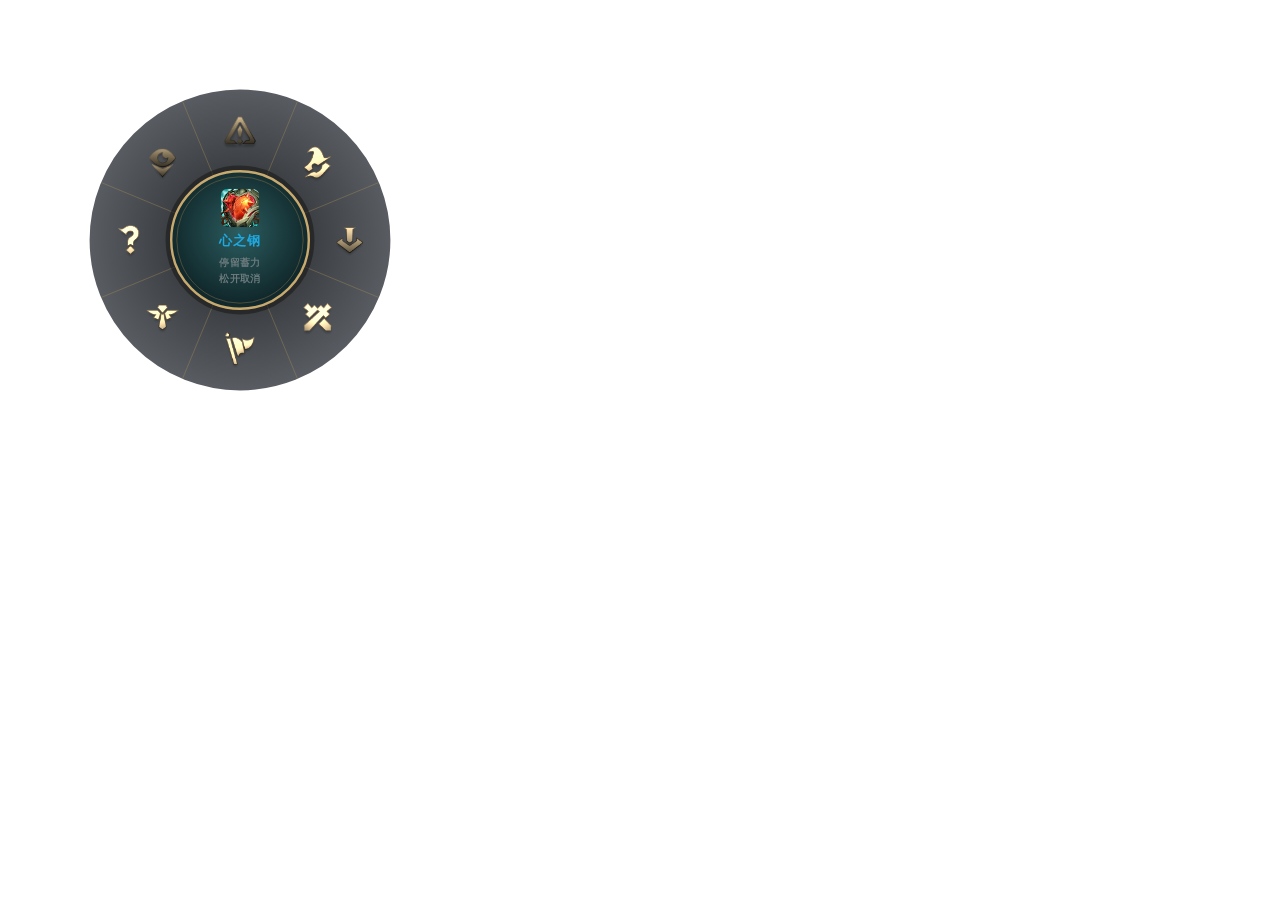
<file: Sources/ClipMini/Resources/Pings/index.html>
<!doctype html><meta charset="utf-8"><link rel="stylesheet" href="overlay.css">
<style>#wheel{width:480px;height:480px;margin:0;transform:none;opacity:1}#wheel .centerTxt{font-family:-apple-system,sans-serif;font-size:16px}#wheel .backTxt{font-family:-apple-system,sans-serif;font-size:12px}#wheel .hub{clip-path:inset(0 round 8px);transition:filter .1s}#wheel .hub.center-hot{filter:drop-shadow(0 0 9px #ffc96c)}#wheel .core.center-hot{stroke:#ffe4a3;stroke-width:4}.heartsteel .pop{animation:steel-hit .45s ease-out both, bob 1.6s ease-in-out .45s infinite}.heartsteel .art img{border-radius:14px}.heartsteel .steel-label{position:absolute;left:0;top:62px;transform:translateX(-50%);white-space:nowrap;color:#ffe1a0;font:600 16px -apple-system;text-shadow:0 0 12px #df8e27;animation:life 1.8s linear forwards}@keyframes steel-hit{0%{transform:scale(1.65);opacity:0}25%{transform:scale(.83);opacity:1}55%{transform:scale(1.18)}100%{transform:scale(1)}}
.charge-ring{transition:opacity .12s;filter:drop-shadow(0 0 4px #ffce76)}.remote-label{position:absolute;top:72px;left:0;transform:translateX(-50%);white-space:nowrap;max-width:300px;overflow:hidden;text-overflow:ellipsis;background:#101a26dd;color:#fff;border:1px solid #b99a5e;border-radius:8px;padding:5px 12px;font:13px -apple-system}</style>
<svg id="wheel" viewBox="-300 -300 600 600"></svg><div id="pings"></div><script>
const defs=[['危险','pingwheel_retreatrender',['pingwheel_retreatrender'],'SRP_12','#ff3b55'],['推进','push',['pingwheel_pushrender'],'SRP_9','#35d27a'],['正在路上','omw',['omw'],'OnMyWay','#2e8bff'],['全力进攻','all_in',['pingwheel_allin_render_01','pingwheel_allin_render_02'],'SRP_4','#f2b320'],['请求支援','assist_me',['assist_me'],'ComeHere','#56d43c'],['需要视野','need_vision',['need_vision'],'SRP_7','#56d43c'],['敌人消失','enemy_missing',['enemy_missing'],'MIA','#f2c518'],['敌方视野','pingwheel_enemyvisionrender',['pingwheel_enemyvisionrender'],'AreaIsWarded','#ff3b55']];
const WHEEL={size:600,innerR:86,outerR:188,extR:288,iconR:137,iconSize:48};
const WHEEL_SLOTS=8, wedges=[],icons=[];
function el(tag,attrs,parent){const e=document.createElementNS('http://www.w3.org/2000/svg',tag);for(const [k,v] of Object.entries(attrs))e.setAttribute(k,String(v));parent.append(e);return e}
const polar=(r,deg)=>[r*Math.cos(deg*Math.PI/180),r*Math.sin(deg*Math.PI/180)];
function sector(r0,r1,a0,a1){const [x0,y0]=polar(r0,a0),[x1,y1]=polar(r1,a0),[x2,y2]=polar(r1,a1),[x3,y3]=polar(r0,a1);return `M${x0},${y0} L${x1},${y1} A${r1},${r1} 0 0 1 ${x2},${y2} L${x3},${y3} A${r0},${r0} 0 0 0 ${x0},${y0}Z`}
function build(){
    const { innerR, outerR, extR, iconR, iconSize } = WHEEL;
    const svg = document.getElementById("wheel");
    const id = `lp-${svg.id}`;
    el('defs', {}, svg).innerHTML = `
      <radialGradient id="${id}-ext" cx="0" cy="0" r="${extR}" gradientUnits="userSpaceOnUse">
        <stop offset="${outerR / extR}" stop-color="#5c6066" stop-opacity=".55"/><stop offset="1" stop-color="#5c6066" stop-opacity="0"/></radialGradient>
      <radialGradient id="${id}-ring" cx="0" cy="0" r="${outerR}" gradientUnits="userSpaceOnUse">
        <stop offset="${innerR / outerR}" stop-color="#2a2d31"/><stop offset="1" stop-color="#4a4e54"/></radialGradient>
      <radialGradient id="${id}-hot" cx="0" cy="0" r="${extR}" gradientUnits="userSpaceOnUse">
        <stop offset="${innerR / extR}" stop-color="#8a8f96"/><stop offset="${outerR / extR}" stop-color="#9aa0a8"/>
        <stop offset="1" stop-color="#9aa0a8" stop-opacity="0"/></radialGradient>
      <radialGradient id="${id}-core" cx="0" cy="-10" r="${innerR}" gradientUnits="userSpaceOnUse">
        <stop offset="0" stop-color="#2c5d60"/><stop offset="1" stop-color="#11292c"/></radialGradient>`;

    const slots = [...Array(WHEEL_SLOTS).keys()];
    el('circle', { r: (innerR + outerR) / 2, fill: 'none', stroke: `url(#${id}-ring)`, 'stroke-width': outerR - innerR, opacity: 0.92 }, svg);
    slots.forEach((i) => {
      const mid = -90 + i * 45;
      const reach = outerR;
      wedges.push(el('path', { d: sector(innerR, reach, mid - 22.5, mid + 22.5), fill: `url(#${id}-hot)`, 'fill-opacity': 0, class: 'wedge' }, svg));
      const [x0, y0] = polar(innerR, mid - 22.5);
      const [x1, y1] = polar(outerR, mid - 22.5);
      el('line', { x1: x0, y1: y0, x2: x1, y2: y1, stroke: '#a08a5c', 'stroke-opacity': 0.45, 'stroke-width': 1.2 }, svg);
    });
    slots.forEach((i) => {
      const [ix, iy] = polar(iconR, -90 + i * 45);
      icons.push(el('image', { x: ix - iconSize / 2, y: iy - iconSize / 2, width: iconSize, height: iconSize, class: 'icon' }, svg));
    });

    el('circle', { r: innerR + 4, fill: 'none', stroke: '#1a1a1a', 'stroke-width': 6, opacity: 0.6 }, svg);
    el('circle', { r: innerR, class: "core", fill: `url(#${id}-core)`, stroke: '#c8aa6e', 'stroke-width': 3 }, svg);
    el('circle', { r: innerR - 7, fill: 'none', stroke: '#8a7448', 'stroke-width': 1, opacity: 0.6 }, svg);
    for(let n=1;n<=3;n++) el('circle',{r:innerR-30+n*8,fill:'none',stroke:'#ffd78b','stroke-width':2,opacity:0,class:'charge-ring'},svg);
    el('image', { href: "textures/heartsteel.png", x: -24, y: -64, width: 48, height: 48, class: 'hub' }, svg);
    el('text', { x: 0, y: 6, 'text-anchor': 'middle', class: 'centerTxt' }, svg).textContent = "心之钢";
    el('text', { x: 0, y: 33, 'text-anchor': 'middle', class: 'backTxt' }, svg).textContent = '停留蓄力';
    el('text', { x: 0, y: 52, 'text-anchor': 'middle', class: 'backTxt' }, svg).textContent = '松开取消';
}

build();
icons.forEach((icon,i)=>icon.setAttribute('href','textures/'+defs[i][1]+'.png'));
function select(i){wedges.forEach((w,n)=>w.setAttribute('fill-opacity',n===i?'.55':'0'));icons.forEach((icon,n)=>icon.classList.toggle('hot',n===i));document.querySelector('.centerTxt').textContent=i<0?'心之钢':defs[i][0];document.querySelector('.hub').classList.toggle('center-hot',i<0);document.querySelector('.core').classList.toggle('center-hot',i<0)}
function reset(){wheel.style.display='block';pings.replaceChildren();select(-1);charge(0)}
function charge(stage){document.querySelectorAll('.charge-ring').forEach((r,i)=>r.setAttribute('opacity',i<stage?'1':'0'));document.querySelector('.backTxt').textContent=stage===3?'已蓄满 · 点击叠钢':stage>0?'蓄力 '+stage+'/3':'停留蓄力'}
function ping(i,x=240,y=240){wheel.style.display='none';let d=defs[i],r=document.createElement('div');r.className='ping';r.style.cssText='left:'+x+'px;top:'+y+'px;--c:'+d[4]+';--size:110px;--dur:3.2s';r.innerHTML='<div class="ground"></div><div class="ring"></div><div class="ring r2"></div><div class="ring r3"></div><div class="art">'+(d[2].length===2?'<div class="clash">'+d[2].map((n,j)=>'<img class="a'+(j+1)+'" src="textures/'+n+'.png">').join('')+'</div><div class="flash"></div>':'<div class="pop"><img src="textures/'+d[2][0]+'.png"></div>')+'</div>';while(pings.childElementCount>=30)pings.firstElementChild.remove();pings.append(r);setTimeout(()=>r.remove(),3400);return r}

function heartsteel(x=240,y=240,count=0){wheel.style.display='none';const r=document.createElement('div');r.className='ping heartsteel';r.style.cssText='left:'+x+'px;top:'+y+'px;--c:#efbb63;--size:96px;--dur:1.8s';r.innerHTML='<div class="ground"></div><div class="ring"></div><div class="ring r2"></div><div class="art"><div class="pop"><img src="textures/heartsteel.png"></div><div class="flash"></div></div><div class="steel-label">铛！心之钢 ×'+count+'</div>';while(pings.childElementCount>=30)pings.firstElementChild.remove();pings.append(r);setTimeout(()=>r.remove(),1800);return r}
function remotePing(index,name,x=240,y=240,count=0){const r=index===8?heartsteel(x,y,count):ping(index,x,y);if(index===8)r.querySelector('.steel-label')?.remove();const tag=document.createElement('div');tag.className='remote-label';tag.textContent=name+' · '+(index===8?'心之钢 ×'+count:defs[index][0]);r.append(tag)}
</script>
</file>
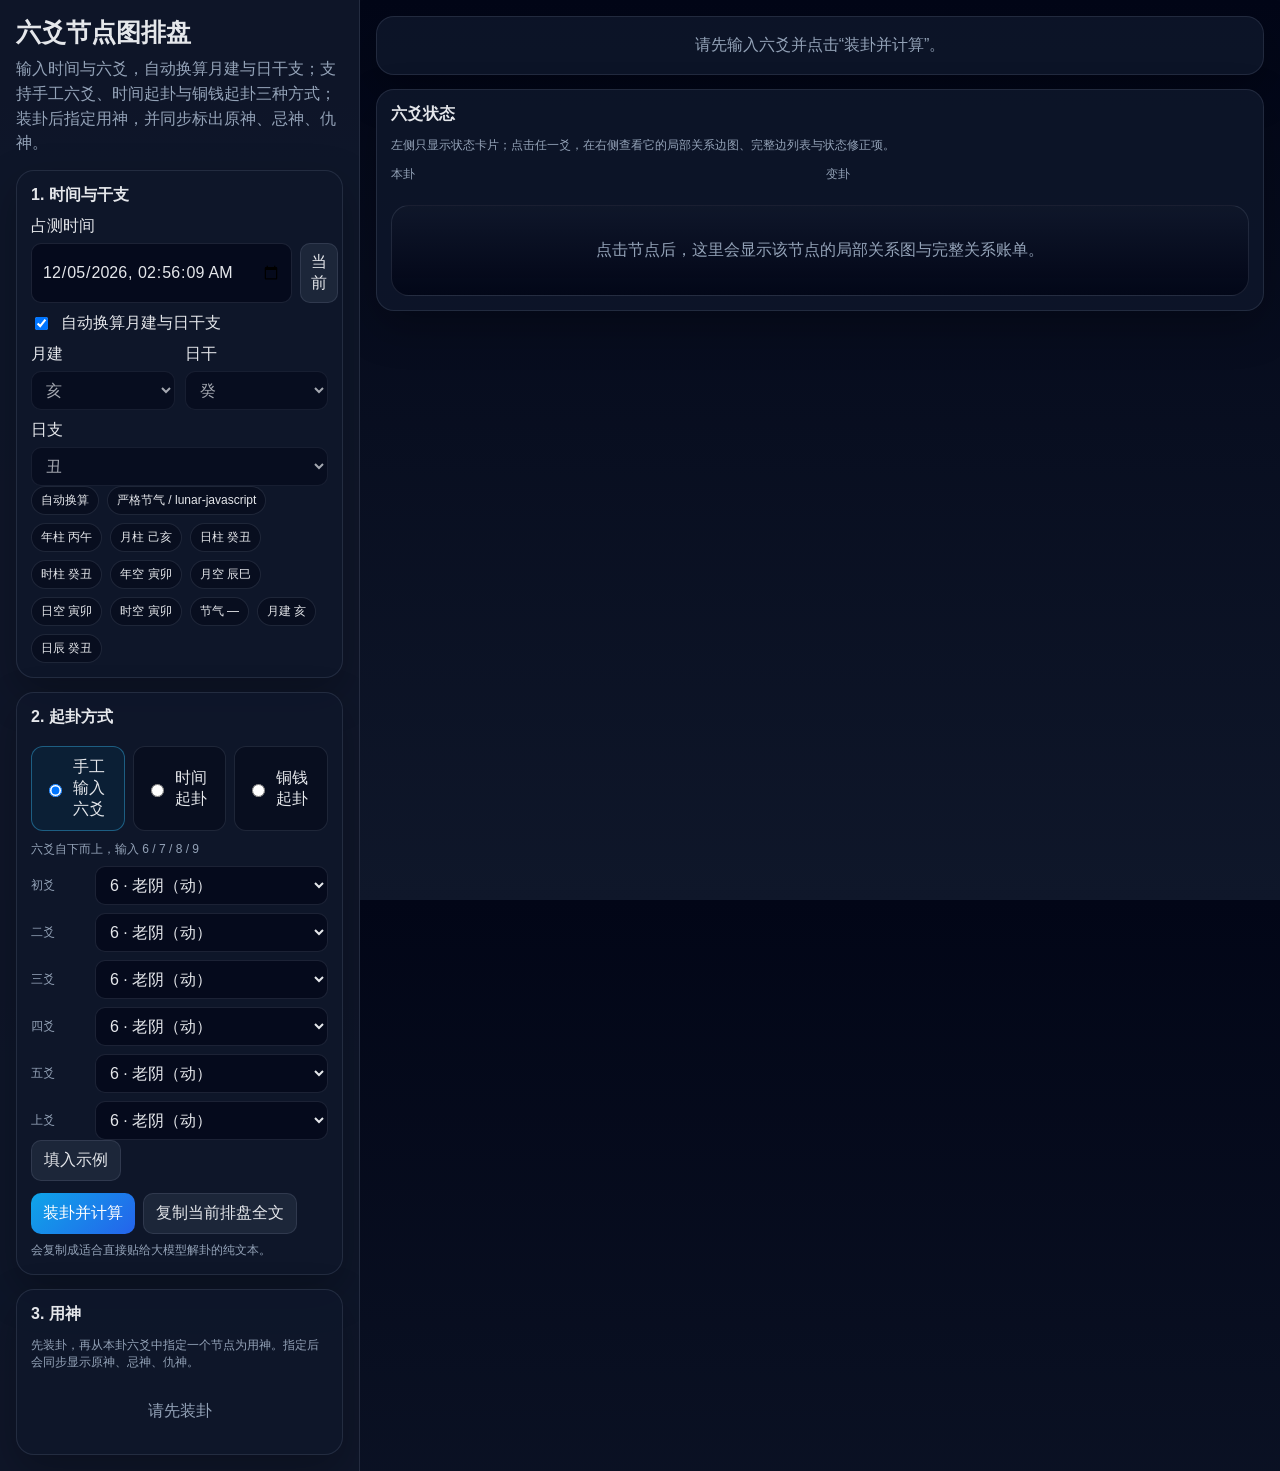
<file: Sources/ClipMini/Resources/liuyao-index.html>
<!DOCTYPE html>
<html lang="zh-CN">
<head>
  <meta charset="UTF-8" />
  <meta name="viewport" content="width=device-width, initial-scale=1.0" />
  <title>六爻节点图排盘</title>
  <link rel="stylesheet" href="liuyao-styles.css" />
</head>
<body>
  <div class="page">
    <aside class="sidebar">
      <h1>六爻节点图排盘</h1>
      <p class="muted intro">输入时间与六爻，自动换算月建与日干支；支持手工六爻、时间起卦与铜钱起卦三种方式；装卦后指定用神，并同步标出原神、忌神、仇神。</p>

      <section class="panel">
        <h2>1. 时间与干支</h2>
        <label>
          <span>占测时间</span>
          <div class="inline-row">
            <input id="divinationTime" type="datetime-local" step="1" />
            <button id="nowBtn" type="button" class="ghost small-btn">当前</button>
          </div>
        </label>
        <label class="inline-check">
          <input id="autoDerive" type="checkbox" checked />
          <span>自动换算月建与日干支</span>
        </label>
        <div class="grid2">
          <label>
            <span>月建</span>
            <select id="monthBranch"></select>
          </label>
          <label>
            <span>日干</span>
            <select id="dayStem"></select>
          </label>
        </div>
        <label>
          <span>日支</span>
          <select id="dayBranch"></select>
        </label>
        <div id="derivedInfo" class="derived-info"></div>
      </section>

      <section class="panel">
        <h2>2. 起卦方式</h2>
        <div class="method-switch triple">
          <label class="method-item active">
            <input type="radio" name="inputMode" value="manual" checked />
            <span>手工输入六爻</span>
          </label>
          <label class="method-item">
            <input type="radio" name="inputMode" value="time" />
            <span>时间起卦</span>
          </label>
          <label class="method-item">
            <input type="radio" name="inputMode" value="coin" />
            <span>铜钱起卦</span>
          </label>
        </div>

        <div id="manualInputPanel" class="sub-panel">
          <div class="section-caption">六爻自下而上，输入 6 / 7 / 8 / 9</div>
          <div id="lineInputs" class="line-inputs"></div>
          <div class="actions">
            <button id="sampleBtn" type="button" class="ghost">填入示例</button>
          </div>
        </div>

        <div id="autoInputPanel" class="sub-panel hidden">
          <div id="autoCaption" class="section-caption">根据当前时间生成 6 个爻值，作为时间起卦的简化入口。</div>
          <div class="actions compact top-gap">
            <button id="autoRefreshBtn" type="button" class="ghost">取当前时刻并重算</button>
          </div>
          <div id="autoMeta" class="derived-badges auto-meta"></div>
          <div id="autoPreview" class="auto-preview"></div>
        </div>

        <div class="actions top-gap">
          <button id="renderBtn" type="button">装卦并计算</button>
          <button id="copyChartBtn" type="button" class="ghost">复制当前排盘全文</button>
        </div>
        <div id="copyFeedback" class="copy-feedback muted small">会复制成适合直接贴给大模型解卦的纯文本。</div>
      </section>

      <section class="panel">
        <h2>3. 用神</h2>
        <p class="muted small">先装卦，再从本卦六爻中指定一个节点为用神。指定后会同步显示原神、忌神、仇神。</p>
        <div id="useGodChooser" class="use-god-chooser empty-state">请先装卦</div>
      </section>
    </aside>

    <main class="workspace">
      <section id="summary" class="summary empty-state">请先输入六爻并点击“装卦并计算”。</section>

      <section class="board panel">
        <div class="board-header">
          <div>
            <h2>六爻状态</h2>
            <p class="muted small">左侧只显示状态卡片；点击任一爻，在右侧查看它的局部关系边图、完整边列表与状态修正项。</p>
          </div>
        </div>

        <div class="board-shell">
          <section class="columns-area">
            <div class="columns-grid">
              <div class="column-wrap">
                <div class="column-title">本卦</div>
                <div id="primaryColumn" class="hexagram-column"></div>
              </div>
              <div class="column-wrap">
                <div class="column-title">变卦</div>
                <div id="changedColumn" class="hexagram-column"></div>
              </div>
            </div>
          </section>

          <aside id="detailDrawer" class="detail-drawer empty">
            <div class="drawer-placeholder">点击节点后，这里会显示该节点的局部关系图与完整关系账单。</div>
          </aside>
        </div>
      </section>
    </main>
  </div>

  <script src="lunar.js"></script>
  <script defer src="liuyao-app.js"></script>
</body>
</html>
</file>
<file: Sources/ClipMini/Resources/Pings/overlay.css>
html, body { margin: 0; width: 100%; height: 100%; overflow: hidden; background: transparent; user-select: none; }
#pings, #emotes, #toasts { position: fixed; inset: 0; pointer-events: none; }

/* ---------- wheel ---------- */
#wheel, #emoteWheel {
  position: absolute; left: 0; top: 0; width: 600px; height: 600px; margin: -300px 0 0 -300px;
  pointer-events: none; opacity: 0; transform: scale(.85); transition: opacity .12s ease-out, transform .12s ease-out;
}
#wheel.open, #emoteWheel.open { opacity: 1; transform: scale(1); }
#wheel .wedge, #emoteWheel .wedge { transition: fill-opacity .08s; }
#wheel .icon, #emoteWheel .icon {
  transition: filter .1s, transform .1s; transform-box: fill-box; transform-origin: center;
  filter: grayscale(1) sepia(.75) saturate(1.3) brightness(1.15);
}
#wheel .icon.hot, #emoteWheel .icon.hot { filter: none; transform: scale(1.18); }
#wheel .centerTxt, #emoteWheel .centerTxt { font: 600 15px "Segoe UI", sans-serif; letter-spacing: 1px; fill: #1fa9e0; }
#wheel .backTxt, #emoteWheel .backTxt { font: 600 9px "Segoe UI", sans-serif; fill: #6c7a7c; letter-spacing: .5px; }
/* Emote art is square: draw it round, like the League emote wheel. It keeps its own colours (only ping icons are tinted
   until hovered), so the hot slice shows by its wedge and the larger icon. */
#emoteWheel .icon, #emoteWheel .hub { clip-path: circle(50%); }
#emoteWheel .icon { filter: none; }

/* ---------- pings (sizes scale with --size, timing with --dur) ---------- */
.ping { position: absolute; width: 0; height: 0; pointer-events: none; --size: 110px; --dur: 3.2s; }
.ping .ground {
  position: absolute; left: calc(var(--size) * -0.42); top: calc(var(--size) * 0.2);
  width: calc(var(--size) * 0.84); height: calc(var(--size) * 0.24); border-radius: 50%;
  background: radial-gradient(closest-side, var(--c), transparent); opacity: 0; animation: ground var(--dur) ease-out forwards;
}
.ping .ring {
  position: absolute; left: calc(var(--size) * -0.545); top: calc(var(--size) * -0.545);
  width: calc(var(--size) * 1.09); height: calc(var(--size) * 1.09); box-sizing: border-box; border-radius: 50%;
  border: 3px solid var(--c); box-shadow: 0 0 18px var(--c), inset 0 0 12px var(--c); opacity: 0; animation: ring .65s ease-out forwards;
}
.ping .ring.r2 { animation-delay: .22s; }
.ping .ring.r3 { animation-delay: 1.4s; }
.ping .art {
  position: absolute; left: calc(var(--size) * -0.5); top: calc(var(--size) * -0.73);
  width: var(--size); height: var(--size); animation: life var(--dur) linear forwards;
}
.ping .art img { position: absolute; inset: 0; width: 100%; height: 100%; filter: drop-shadow(0 0 10px var(--c)); }
.ping .pop { position: absolute; inset: 0; animation: pop .28s cubic-bezier(.2,1.6,.4,1) both, bob 1.6s ease-in-out .3s infinite; }
.ping .clash { position: absolute; inset: 0; animation: shake .25s linear .22s both, bob 1.6s ease-in-out .5s infinite; }
.ping .a1 { animation: slide1 .22s cubic-bezier(.5,0,.9,.5) both; }
.ping .a2 { animation: slide2 .22s cubic-bezier(.5,0,.9,.5) both; }
.ping .flash {
  position: absolute; left: 25%; top: 25%; width: 50%; height: 50%; border-radius: 50%;
  background: radial-gradient(closest-side, #fff, var(--c) 40%, transparent); opacity: 0; animation: flash .35s ease-out .2s forwards;
}
.ping .tag, .emote .tag {
  position: absolute; left: 0; top: calc(var(--size) * 0.5); transform: translateX(-50%); white-space: nowrap;
  max-width: 220px; overflow: hidden; text-overflow: ellipsis; box-sizing: border-box;
  padding: 1px 7px; border-radius: 4px; background: rgba(8, 12, 16, .62); color: var(--tag);
  font: 600 13px/18px "Segoe UI Variable Text", "Segoe UI", -apple-system, sans-serif; letter-spacing: .2px;
  text-shadow: 0 1px 2px #000; animation: tagIn .25s ease-out both, life var(--dur) linear forwards;
}
/* A kept ping skips the fade at the end of its life: its art stays, still bobbing, until it is removed. */
.ping.kept .art, .ping.kept .tag { animation-name: none; }
@keyframes tagIn { from { transform: translate(-50%, 4px) } }
@keyframes pop { 0% { transform: scale(.4); opacity: 0 } 60% { transform: scale(1.15); opacity: 1 } 100% { transform: scale(1) } }
@keyframes bob { 0%, 100% { translate: 0 0 } 50% { translate: 0 -5px } }
@keyframes ring { 0% { transform: scale(.25); opacity: .95 } 100% { transform: scale(1.35); opacity: 0 } }
@keyframes ground { 0% { opacity: 0 } 10% { opacity: .75 } 85% { opacity: .55 } 100% { opacity: 0 } }
@keyframes life { 0%, 87% { opacity: 1 } 100% { opacity: 0 } }
@keyframes slide1 { 0% { transform: translate(calc(var(--size) * .64), calc(var(--size) * -.64)); opacity: 0 } 100% { transform: none; opacity: 1 } }
@keyframes slide2 { 0% { transform: translate(calc(var(--size) * -.64), calc(var(--size) * -.64)); opacity: 0 } 100% { transform: none; opacity: 1 } }
@keyframes shake { 0%, 100% { transform: none } 25% { transform: translate(-3px, 2px) } 50% { transform: translate(3px, -2px) } 75% { transform: translate(-2px, -1px) } }
@keyframes flash { 0% { opacity: 0; transform: scale(.3) } 30% { opacity: 1 } 100% { opacity: 0; transform: scale(2.2) } }

/* ---------- emotes (--size is the art's width, --dur the 3 s they stay) ---------- */
.emote { position: absolute; width: 0; height: 0; pointer-events: none; --size: 150px; --dur: 3s; }
.emote .tag { top: calc(var(--size) * 0.5 + 8px); }
/* A bundled emote is a baked animation: a 320 px canvas holding 256 px of art, so it is drawn 1.25 times the art's size. */
.emote .sheet {
  position: absolute; left: calc(var(--size) * -0.625); top: calc(var(--size) * -0.625);
  width: calc(var(--size) * 1.25); height: calc(var(--size) * 1.25);
}
/* A custom emote (or the placeholder) gets this envelope instead: pop in, bob, then shrink and fade over the last 0.35 s. */
.emote .fx {
  position: absolute; left: calc(var(--size) * -0.5); top: calc(var(--size) * -0.5); width: var(--size); height: var(--size);
  animation: emoteIn .25s ease-out both, emoteBob 1.4s ease-in-out infinite, emoteOut .35s ease-in calc(var(--dur) - .35s) forwards;
}
.emote .fx img { display: block; width: 100%; height: 100%; object-fit: contain; filter: drop-shadow(0 0 8px #fff8); }
.emote .bubble {
  position: absolute; left: 8%; top: 8%; width: 84%; height: 68%; box-sizing: border-box; border-radius: 50%;
  display: flex; align-items: center; justify-content: center;
  background: #f4efe2; border: 3px solid #c8aa6e; color: #1f2a30; filter: drop-shadow(0 0 8px #fff8);
  font: 700 calc(var(--size) * .4)/1 "Segoe UI", sans-serif;
}
.emote .bubble::after {
  content: ''; position: absolute; left: 24%; bottom: -7px; width: 14px; height: 14px; box-sizing: border-box;
  background: #f4efe2; border: solid #c8aa6e; border-width: 0 3px 3px 0; transform: rotate(45deg) skew(8deg, 8deg);
}
@keyframes emoteIn { 0% { transform: scale(0) } 60% { transform: scale(1.15) } 100% { transform: scale(1) } }
@keyframes emoteBob { 0%, 100% { translate: 0 0 } 25% { translate: 0 -4px } 75% { translate: 0 4px } }
@keyframes emoteOut { from { transform: scale(1); opacity: 1 } to { transform: scale(.85); opacity: 0 } }

/* ---------- toast ---------- */
.toast {
  position: absolute; right: 24px; bottom: 72px; min-width: 260px; max-width: 420px; display: flex; gap: 12px; align-items: center;
  padding: 12px 16px; border-radius: 8px; color: #fff; background: rgba(32, 32, 32, .92);
  border: 1px solid rgba(255, 255, 255, .08); box-shadow: 0 16px 32px rgba(0, 0, 0, .35);
  font: 14px/20px "Segoe UI Variable Text", "Segoe UI", sans-serif; animation: toastIn .3s cubic-bezier(.1,.9,.2,1) both;
}
.toast.out { animation: toastOut .2s ease-in forwards; }
.toast img { width: 28px; height: 28px; }
.toast small { display: block; color: rgba(255, 255, 255, .6); font-size: 12px; }
@media (prefers-color-scheme: light) {
  .toast { color: #1a1a1a; background: rgba(249, 249, 249, .95); border-color: rgba(0, 0, 0, .06); }
  .toast small { color: rgba(0, 0, 0, .55); }
}
@keyframes toastIn { from { transform: translateY(24px); opacity: 0 } to { transform: none; opacity: 1 } }
@keyframes toastOut { to { transform: translateY(12px); opacity: 0 } }
</file>
<file: Sources/ClipMini/Resources/liuyao-styles.css>
:root {
  --bg: #020617;
  --panel: rgba(15, 23, 42, 0.86);
  --panel-2: rgba(2, 6, 23, 0.82);
  --border: rgba(148, 163, 184, 0.16);
  --text: #e5e7eb;
  --muted: #94a3b8;
  --accent: #38bdf8;
  --positive: #22c55e;
  --negative: #f97316;
  --neutral: #a78bfa;
  --shadow: 0 16px 42px rgba(0, 0, 0, 0.25);
}

* { box-sizing: border-box; }
html, body { height: 100%; }
body {
  margin: 0;
  font-family: Inter, "PingFang SC", "Microsoft YaHei", sans-serif;
  color: var(--text);
  background: linear-gradient(180deg, #020617 0%, #0f172a 100%);
}
button, input, select { font: inherit; }

.page {
  display: grid;
  grid-template-columns: 360px minmax(0, 1fr);
  min-height: 100vh;
}
.sidebar {
  padding: 16px;
  border-right: 1px solid var(--border);
  background: rgba(15, 23, 42, 0.94);
  overflow-y: auto;
}
.workspace {
  padding: 16px;
  overflow-y: auto;
}

h1 { margin: 0 0 8px; font-size: 25px; }
h2 { margin: 0 0 8px; font-size: 16px; }
.intro { line-height: 1.55; margin: 0; }
.muted { color: var(--muted); }
.small { font-size: 12px; }
.hidden { display: none !important; }

.panel, .summary {
  background: var(--panel);
  border: 1px solid var(--border);
  border-radius: 18px;
  box-shadow: var(--shadow);
}
.panel { padding: 14px; margin-top: 14px; }
.summary { padding: 14px; margin-bottom: 14px; }
.empty-state {
  color: var(--muted);
  text-align: center;
  padding: 18px;
}
label { display: grid; gap: 6px; margin-top: 10px; }
.inline-row {
  display: grid;
  grid-template-columns: 1fr auto;
  gap: 8px;
}
.inline-check {
  display: flex;
  align-items: center;
  gap: 10px;
}
input, select {
  width: 100%;
  border: 1px solid var(--border);
  border-radius: 10px;
  padding: 9px 10px;
  color: var(--text);
  background: rgba(2, 6, 23, 0.7);
}
input[type="checkbox"], input[type="radio"] { width: auto; }

.grid2 {
  display: grid;
  grid-template-columns: 1fr 1fr;
  gap: 10px;
}
.actions {
  display: flex;
  gap: 8px;
  flex-wrap: wrap;
}
.actions.compact {
  margin-top: 8px;
}
.top-gap { margin-top: 12px; }
button {
  border: 0;
  border-radius: 10px;
  padding: 9px 12px;
  color: white;
  background: linear-gradient(135deg, #0ea5e9, #2563eb);
  cursor: pointer;
}
button.ghost {
  color: var(--text);
  background: rgba(30, 41, 59, 0.9);
  border: 1px solid var(--border);
}
button.small-btn { padding: 8px 10px; }
button:hover { transform: translateY(-1px); }
.section-caption { color: var(--muted); font-size: 12px; margin-top: 8px; }
.sub-panel { margin-top: 10px; }

.method-switch {
  display: grid;
  grid-template-columns: 1fr 1fr;
  gap: 8px;
}
.method-switch.triple {
  grid-template-columns: repeat(3, minmax(0, 1fr));
}
.method-item {
  display: flex;
  align-items: center;
  gap: 8px;
  border: 1px solid var(--border);
  border-radius: 12px;
  padding: 10px 12px;
  background: rgba(2, 6, 23, 0.5);
  cursor: pointer;
}
.method-item.active {
  border-color: rgba(56, 189, 248, 0.4);
  background: rgba(8, 47, 73, 0.4);
}

.line-inputs {
  display: grid;
  gap: 8px;
  margin-top: 8px;
}
.line-row {
  display: grid;
  grid-template-columns: 56px 1fr;
  gap: 8px;
  align-items: center;
}
.line-index { color: var(--muted); font-size: 12px; }
.auto-preview {
  display: grid;
  grid-template-columns: repeat(3, minmax(0, 1fr));
  gap: 8px;
  margin-top: 8px;
}
.auto-meta {
  margin-top: 8px;
}
.auto-chip {
  display: flex;
  justify-content: space-between;
  align-items: center;
  border: 1px solid var(--border);
  border-radius: 10px;
  padding: 8px 10px;
  background: rgba(2, 6, 23, 0.55);
}
.derived-badges {
  display: flex;
  flex-wrap: wrap;
  gap: 8px;
}
.pill {
  font-size: 12px;
  border: 1px solid var(--border);
  border-radius: 999px;
  padding: 5px 9px;
  background: rgba(2, 6, 23, 0.5);
}
.muted-pill { color: var(--muted); }

.use-god-chooser {
  display: grid;
  gap: 8px;
}
.use-god-item {
  display: flex;
  align-items: center;
  gap: 10px;
  padding: 9px 11px;
  border-radius: 10px;
  border: 1px solid var(--border);
  background: rgba(2, 6, 23, 0.45);
}

.summary-grid {
  display: grid;
  grid-template-columns: repeat(4, minmax(0, 1fr));
  gap: 10px;
}
.summary-card {
  border: 1px solid var(--border);
  border-radius: 14px;
  padding: 11px 12px;
  background: rgba(2, 6, 23, 0.48);
}
.summary-card strong { display: block; margin-top: 4px; font-size: 15px; }
.role-list {
  margin-top: 6px;
  display: flex;
  flex-wrap: wrap;
  gap: 6px;
}
.role-pill {
  font-size: 11px;
  border-radius: 999px;
  padding: 4px 8px;
  border: 1px solid var(--border);
  background: rgba(15, 23, 42, 0.7);
}
.role-pill.original { color: #86efac; border-color: rgba(34, 197, 94, 0.28); }
.role-pill.ji { color: #fdba74; border-color: rgba(249, 115, 22, 0.28); }
.role-pill.chou { color: #c4b5fd; border-color: rgba(167, 139, 250, 0.3); }

.board-shell {
  display: grid;
  grid-template-columns: minmax(420px, 1fr) 370px;
  gap: 14px;
}
.columns-grid {
  display: grid;
  grid-template-columns: 1fr 1fr;
  gap: 12px;
}
.column-title {
  color: var(--muted);
  font-size: 12px;
  padding-bottom: 8px;
}
.hexagram-column {
  display: grid;
  gap: 7px;
}
.line-card {
  border: 1px solid var(--border);
  border-radius: 14px;
  padding: 9px 10px;
  background: linear-gradient(180deg, rgba(15,23,42,0.96), rgba(2,6,23,0.93));
  cursor: pointer;
}
.line-card:hover, .line-card.active {
  border-color: rgba(56, 189, 248, 0.42);
  box-shadow: 0 12px 24px rgba(2, 132, 199, 0.12);
}
.line-card.changed { opacity: 0.88; }
.card-top {
  display: flex;
  align-items: baseline;
  justify-content: space-between;
  gap: 8px;
}
.card-title {
  display: flex;
  align-items: baseline;
  gap: 6px;
  flex-wrap: wrap;
}
.line-pos { color: var(--muted); font-size: 12px; }
.main-label { font-size: 14px; font-weight: 700; }
.sub-label { color: var(--muted); font-size: 11px; }
.tags {
  display: flex;
  flex-wrap: wrap;
  gap: 5px;
  margin-top: 6px;
}
.tag {
  font-size: 10px;
  padding: 2px 7px;
  border-radius: 999px;
  border: 1px solid var(--border);
  background: rgba(2, 6, 23, 0.55);
}
.tag.use { color: #7dd3fc; border-color: rgba(56, 189, 248, 0.3); }
.tag.original { color: #86efac; border-color: rgba(34, 197, 94, 0.3); }
.tag.ji { color: #fdba74; border-color: rgba(249, 115, 22, 0.3); }
.tag.chou { color: #c4b5fd; border-color: rgba(167, 139, 250, 0.3); }
.tag.shi { color: #86efac; border-color: rgba(34, 197, 94, 0.3); }
.tag.ying { color: #fdba74; border-color: rgba(249, 115, 22, 0.3); }
.tag.status { color: #cbd5e1; border-color: rgba(148, 163, 184, 0.22); }
.metrics {
  display: grid;
  grid-template-columns: repeat(5, minmax(0, 1fr));
  gap: 6px;
  margin-top: 7px;
}
.metric {
  border: 1px solid rgba(148, 163, 184, 0.1);
  border-radius: 9px;
  background: rgba(15, 23, 42, 0.6);
  padding: 4px 5px;
  text-align: center;
}
.metric span { display: block; color: var(--muted); font-size: 10px; }
.metric strong { display: block; margin-top: 1px; font-size: 12px; }

.detail-drawer {
  border: 1px solid var(--border);
  border-radius: 18px;
  background: linear-gradient(180deg, rgba(15, 23, 42, 0.98), rgba(2, 6, 23, 0.95));
  padding: 14px;
  min-height: 620px;
  position: sticky;
  top: 16px;
}
.drawer-placeholder { color: var(--muted); text-align: center; padding: 20px 10px; }
.drawer-header h3 { margin: 0; font-size: 18px; }
.drawer-subtitle { margin-top: 4px; color: var(--muted); font-size: 12px; }
.drawer-action { margin-top: 10px; }
.kv-grid {
  display: grid;
  grid-template-columns: repeat(2, minmax(0, 1fr));
  gap: 8px;
  margin-top: 12px;
}
.kv {
  border: 1px solid var(--border);
  border-radius: 10px;
  padding: 8px 9px;
  background: rgba(15, 23, 42, 0.72);
}
.kv .k { font-size: 11px; color: var(--muted); }
.kv .v { margin-top: 2px; font-size: 13px; font-weight: 700; }
.section-title { margin: 14px 0 8px; color: var(--muted); font-size: 12px; }

.drawer-graph {
  margin-top: 12px;
  border: 1px solid var(--border);
  border-radius: 14px;
  background: rgba(2, 6, 23, 0.6);
  padding: 10px;
}
.graph-caption {
  display: flex;
  justify-content: space-between;
  gap: 8px;
  color: var(--muted);
  font-size: 12px;
  margin-bottom: 8px;
}
.relation-graph {
  position: relative;
  min-height: 240px;
  border-radius: 10px;
  background: linear-gradient(180deg, rgba(15,23,42,0.55), rgba(2,6,23,0.4));
  overflow: hidden;
}
.relation-graph svg { position: absolute; inset: 0; width: 100%; height: 100%; pointer-events: none; }
.relation-node {
  position: absolute;
  min-width: 102px;
  max-width: 134px;
  border: 1px solid var(--border);
  border-radius: 10px;
  padding: 6px 8px;
  background: rgba(15, 23, 42, 0.96);
}
.relation-node .n1 { color: var(--muted); font-size: 11px; }
.relation-node .n2 { margin-top: 2px; font-size: 12px; font-weight: 700; }
.relation-node.target { border-color: rgba(56, 189, 248, 0.42); }
.relation-edge-path { fill: none; opacity: 0.88; }
.relation-edge-path.positive { stroke: rgba(34, 197, 94, 0.9); }
.relation-edge-path.negative { stroke: rgba(249, 115, 22, 0.9); }
.relation-edge-path.neutral { stroke: rgba(167, 139, 250, 0.88); stroke-dasharray: 5 4; }
.relation-edge-label { fill: #cbd5e1; font-size: 10px; }
.relation-mods { display: flex; flex-wrap: wrap; gap: 6px; margin-top: 8px; }
.mod-pill {
  padding: 4px 8px;
  border-radius: 999px;
  border: 1px solid var(--border);
  background: rgba(15, 23, 42, 0.78);
  font-size: 11px;
}
.mod-pill.positive { border-color: rgba(34, 197, 94, 0.28); }
.mod-pill.negative { border-color: rgba(249, 115, 22, 0.28); }

.relation-list { display: grid; gap: 8px; }
.relation-item {
  border: 1px solid var(--border);
  border-radius: 12px;
  padding: 9px 10px;
  background: rgba(15, 23, 42, 0.72);
}
.relation-item .head {
  display: flex;
  justify-content: space-between;
  gap: 10px;
  font-size: 12px;
  font-weight: 700;
}
.relation-item .desc {
  margin-top: 4px;
  color: var(--muted);
  font-size: 11px;
  line-height: 1.45;
}
.relation-item.positive { border-color: rgba(34, 197, 94, 0.25); }
.relation-item.negative { border-color: rgba(249, 115, 22, 0.25); }
.relation-item.neutral { border-color: rgba(167, 139, 250, 0.25); }

@media (max-width: 1360px) {
  .board-shell { grid-template-columns: 1fr; }
  .detail-drawer { position: relative; top: 0; min-height: auto; }
}
@media (max-width: 1120px) {
  .page { grid-template-columns: 1fr; }
  .sidebar { border-right: 0; border-bottom: 1px solid var(--border); }
  .summary-grid { grid-template-columns: repeat(2, minmax(0, 1fr)); }
}
@media (max-width: 760px) {
  .workspace, .sidebar { padding: 12px; }
  .columns-grid, .grid2, .method-switch, .summary-grid { grid-template-columns: 1fr; }
  .metrics { grid-template-columns: repeat(3, minmax(0, 1fr)); }
  .auto-preview { grid-template-columns: repeat(2, minmax(0, 1fr)); }
}
@media (max-width: 520px) {
  .metrics { grid-template-columns: repeat(2, minmax(0, 1fr)); }
}


.tag.sha { color: #f5d0fe; border-color: rgba(217,70,239,0.28); }
.role-pill.sha { color: #f5d0fe; border-color: rgba(217,70,239,0.28); }
.subline { margin-top: 4px; color: var(--muted); font-size: 11px; }
.tiny-list { margin-top: 5px; color: var(--muted); font-size: 12px; line-height: 1.45; }
.summary-subtitle { margin-top: 12px; }

.subline.emphasize { color: #cbd5e1; }
.subline.sha-line { color: #d8b4fe; line-height: 1.4; }

.subline.emphasize { line-height: 1.45; }
.tag.status { white-space: nowrap; }
.kv .v { line-height: 1.35; }

.copy-feedback {
  margin-top: 8px;
  min-height: 18px;
}
.success-text { color: #86efac; }
.error-text { color: #fdba74; }
</file>
